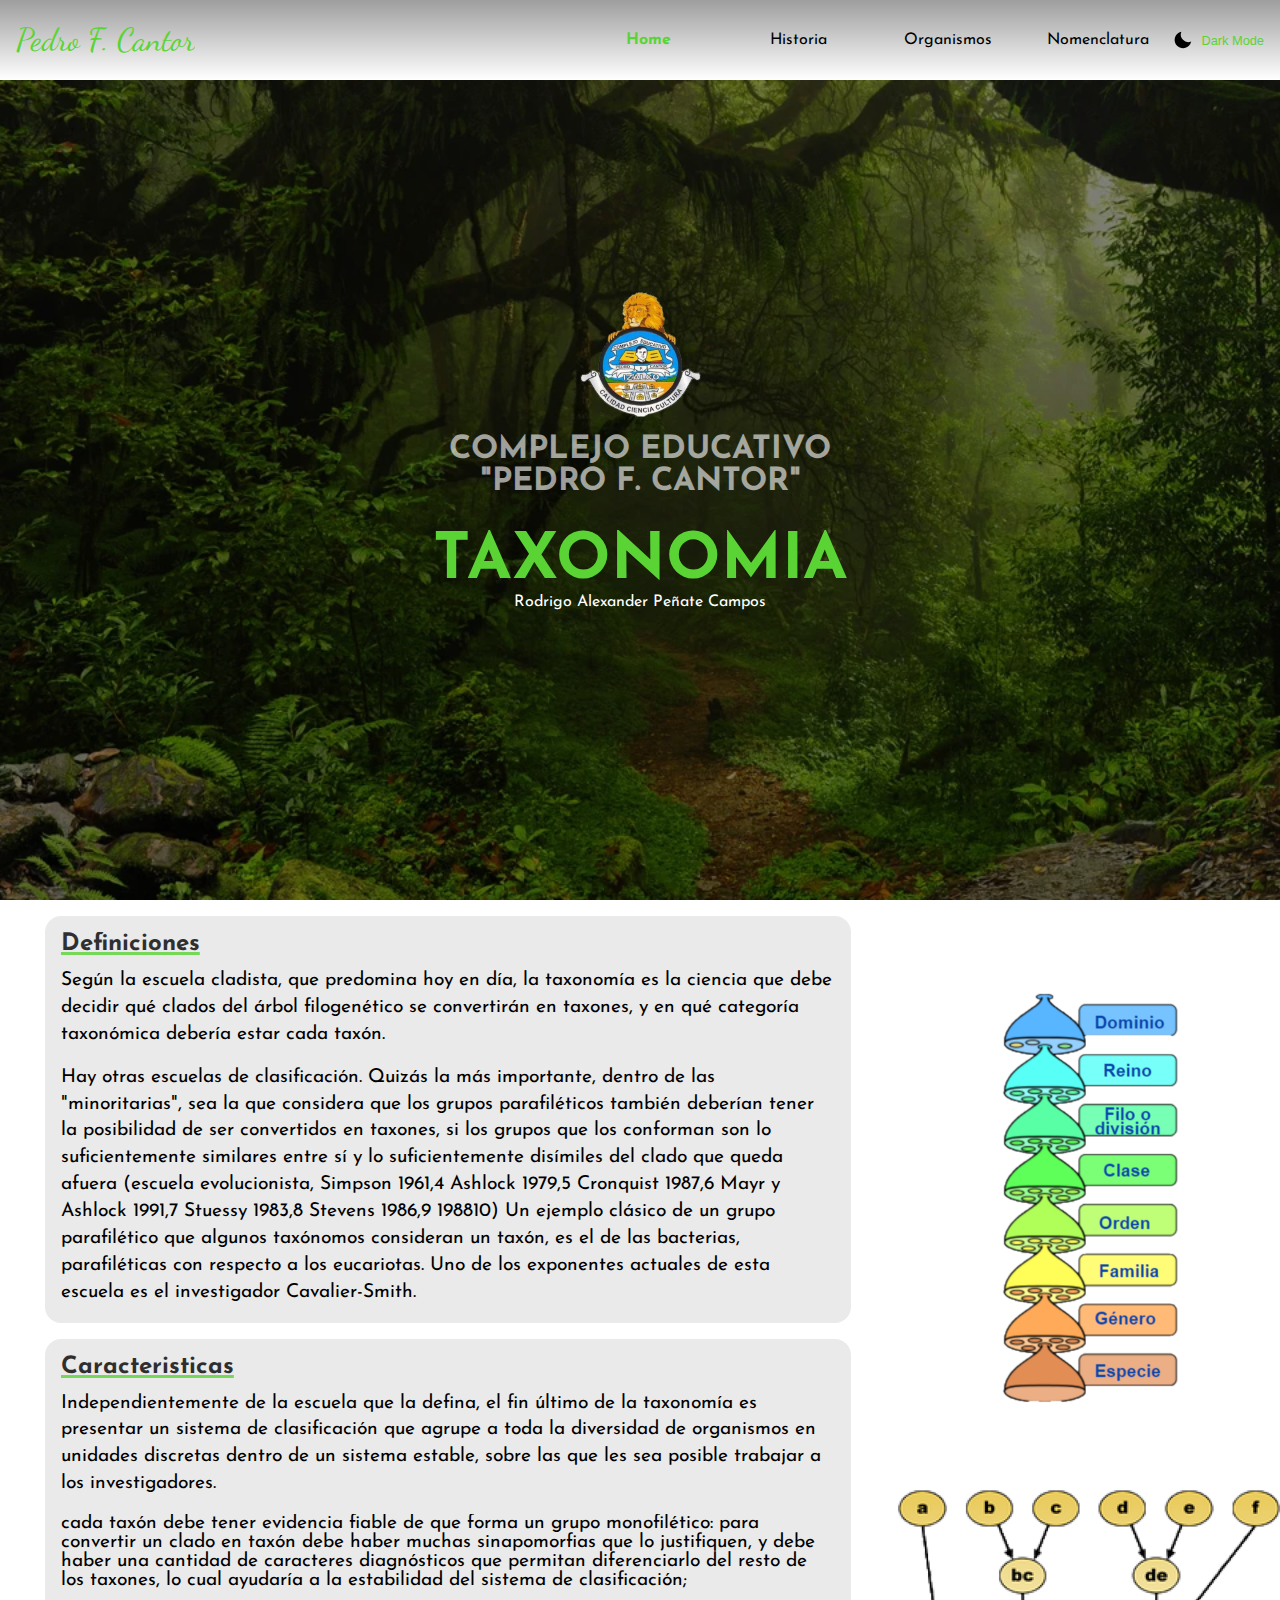
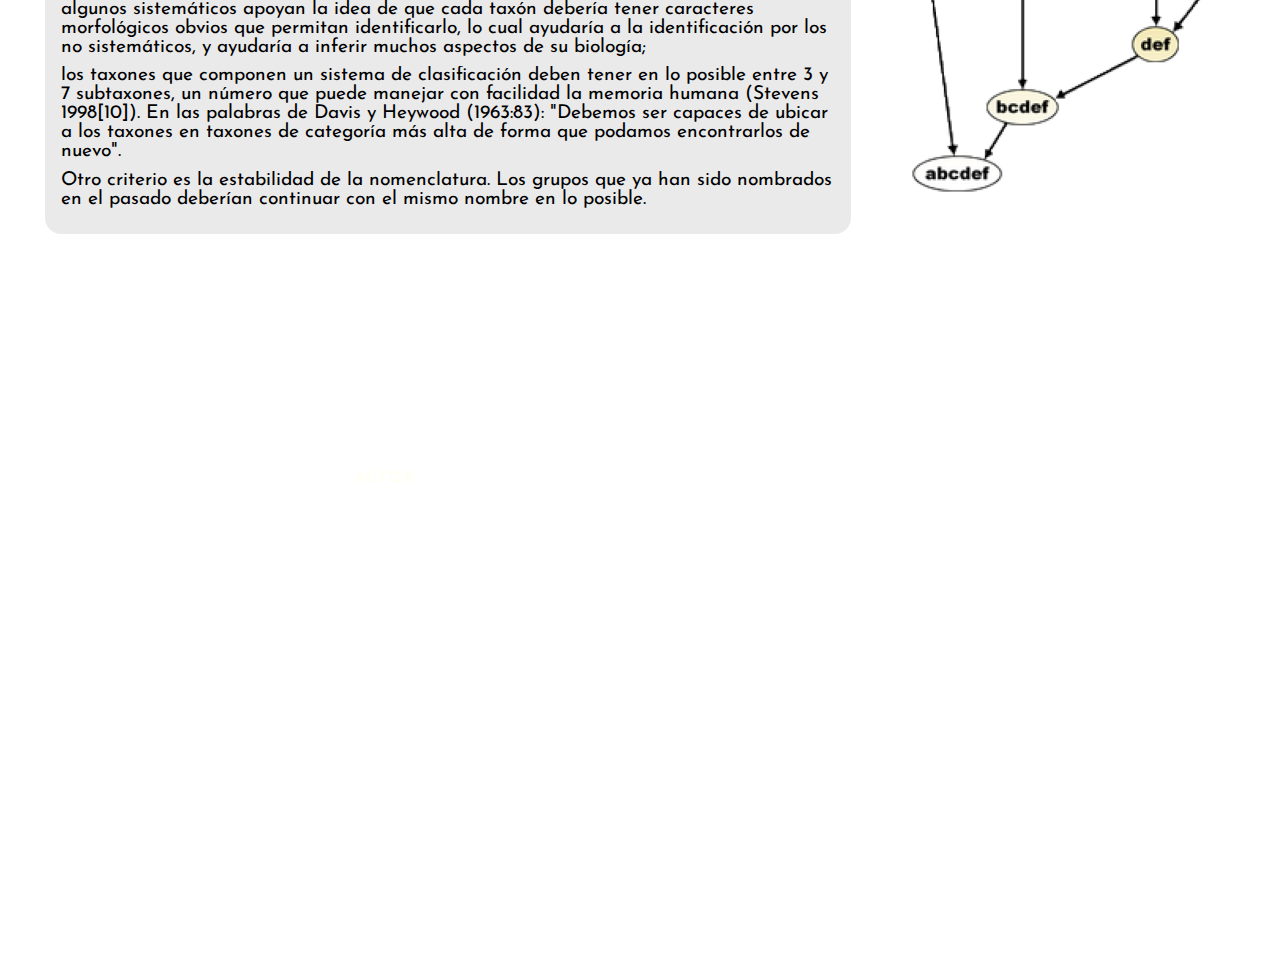
<file: index.html>
<!DOCTYPE html>
<html lang="en">

<head>
  <meta charset="UTF-8">
  <meta http-equiv="X-UA-Compatible" content="IE=edge">
  <meta name="viewport" content="width=device-width, initial-scale=1.0">
  <title>LA TAXONOMIA</title>

<link rel="preconnect" href="https://fonts.googleapis.com">
<link rel="preconnect" href="https://fonts.gstatic.com" crossorigin>
<link href="https://fonts.googleapis.com/css2?family=Dancing+Script&family=Josefin+Sans:ital,wght@0,200;0,300;0,400;0,500;0,600;0,700;1,700&display=swap" rel="stylesheet">

  <link rel="stylesheet" href="./assets/css/main.css">
  <link rel="stylesheet" href="./assets/css/responsive.css">
</head>

<body>



  <nav>
    <p>Pedro F. Cantor </p>

    <div class="items">
      <a class="ac" href="">Home</a>
      <a href="./historia.html">Historia</a>
      <a href="./organismos.html">Organismos</a>
      <a href="./nomenclatura.html">Nomenclatura</a>

      <div id="toggle-theme" class="toggle-theme">

        <img id="toggle-icon" src="assets/icons/moon.svg" alt="moon" class="toggle-theme__icon no-select">
        <p id="toggle-text" class="toggle-theme__text no-select">Dark Mode</p>

      </div>
    </div>

    <div class="menu">
      <!-- <img src="./assets/img/bx-menu-alt-right.svg" alt=""> -->
      <svg xmlns="http://www.w3.org/2000/svg" fill="var(--primary)" width="70px" height="70px" viewBox="0 0 24 24"><path d="M4 6h16v2H4zm4 5h12v2H8zm5 5h7v2h-7z"/></svg>
    </div>


  </nav>



  <header>

    <div class="header-contain">
      
      <div class="cantor">
        <img style="max-width:300px" src="./assets/img/pfc.png" alt="">
        <h1>COMPLEJO EDUCATIVO <span> <br> "PEDRO F. CANTOR"</span> </h1>
      </div>

      <div class="page">
        <h2>TAXONOMÍA</h2>
        <p>Rodrigo Alexander Peñate Campos</p>
      </div>
    </div>
  </header>




  <main>
    
    
    
    <article>

      <div class="card">
        <h2>Definiciones</h2>
        <div class="content">

          <p>Según la escuela cladista, que predomina hoy en día, la taxonomía es la ciencia que debe decidir qué clados del árbol filogenético se convertirán en taxones, y en qué categoría taxonómica debería estar cada taxón.</p>

          <br> 
          <p>Hay otras escuelas de clasificación. Quizás la más importante, dentro de las "minoritarias", sea la que considera que los grupos parafiléticos también deberían tener la posibilidad de ser convertidos en taxones, si los grupos que los conforman son lo suficientemente similares entre sí y lo suficientemente disímiles del clado que queda afuera (escuela evolucionista, Simpson 1961,4​ Ashlock 1979,5​ Cronquist 1987,6​ Mayr y Ashlock 1991,7​ Stuessy 1983,8​ Stevens 1986,9​ 198810​) Un ejemplo clásico de un grupo parafilético que algunos taxónomos consideran un taxón, es el de las bacterias, parafiléticas con respecto a los eucariotas. Uno de los exponentes actuales de esta escuela es el investigador Cavalier-Smith.</p>
        </div>
      </div>


        <div class="card">
        <h2>Caracteristicas</h2>
        <div class="content">

          <p>Independientemente de la escuela que la defina, el fin último de la taxonomía es presentar un sistema de clasificación que agrupe a toda la diversidad de organismos en unidades discretas dentro de un sistema estable, sobre las que les sea posible trabajar a los investigadores.</p>

          <br> 

          <li>cada taxón debe tener evidencia fiable de que forma un grupo monofilético: para convertir un clado en taxón debe haber muchas sinapomorfias que lo justifiquen, y debe haber una cantidad de caracteres diagnósticos que permitan diferenciarlo del resto de los taxones, lo cual ayudaría a la estabilidad del sistema de clasificación;</li>
          <li>algunos sistemáticos apoyan la idea de que cada taxón debería tener caracteres morfológicos obvios que permitan identificarlo, lo cual ayudaría a la identificación por los no sistemáticos, y ayudaría a inferir muchos aspectos de su biología;</li>
          <li>los taxones que componen un sistema de clasificación deben tener en lo posible entre 3 y 7 subtaxones, un número que puede manejar con facilidad la memoria humana (Stevens 1998[10]​). En las palabras de Davis y Heywood (1963:83): "Debemos ser capaces de ubicar a los taxones en taxones de categoría más alta de forma que podamos encontrarlos de nuevo".</li>
          <li>Otro criterio es la estabilidad de la nomenclatura. Los grupos que ya han sido nombrados en el pasado deberían continuar con el mismo nombre en lo posible.</li>
          

        </div>
      </div>

    
    
    
    

    </article>
    
    <aside>
    <img src="./assets/img//categorias.png" alt="">
  
    <img src="./assets/img/Diagrama.png" alt="">
  
    </aside>

  </main>




  <div class="pg-footer">
    <footer class="footer">
      <svg fil="var(--bg)" class="footer-wave-svg" xmlns="http://www.w3.org/2000/svg" viewBox="0 0 1200 100" preserveAspectRatio="none">
        <path class="footer-wave-path" d="M851.8,100c125,0,288.3-45,348.2-64V0H0v44c3.7-1,7.3-1.9,11-2.9C80.7,22,151.7,10.8,223.5,6.3C276.7,2.9,330,4,383,9.8 c52.2,5.7,103.3,16.2,153.4,32.8C623.9,71.3,726.8,100,851.8,100z"></path>
      </svg>
      <div class="footer-content">
        <div class="footer-content-column">
          <div class="footer-logo">
            <a class="footer-logo-link" href="#">
              <span class="hidden-link-text">COMPLEJO EDUCATIVO</span>
              <h1>"PEDRO F. CANTOR"</h1>
            </a>
          </div>

        </div>
       
        <div class="footer-content-column">
          <div class="footer-menu">
            <h2 class="footer-menu-name"> Autor</h2>
            <ul id="menu-quick-links" class="footer-menu-list">
              <li class="menu-item menu-item-type-custom menu-item-object-custom">
                <a target="_blank" rel="noopener noreferrer" href="#">Rodrigo Alexander Peñate Campos</a>
              </li>
              
            </ul>
          </div>
        </div>


      </div>

    </footer>
  </div>




    <script src="./assets/js/menu.js"></script>
</body>

</html>
</file>
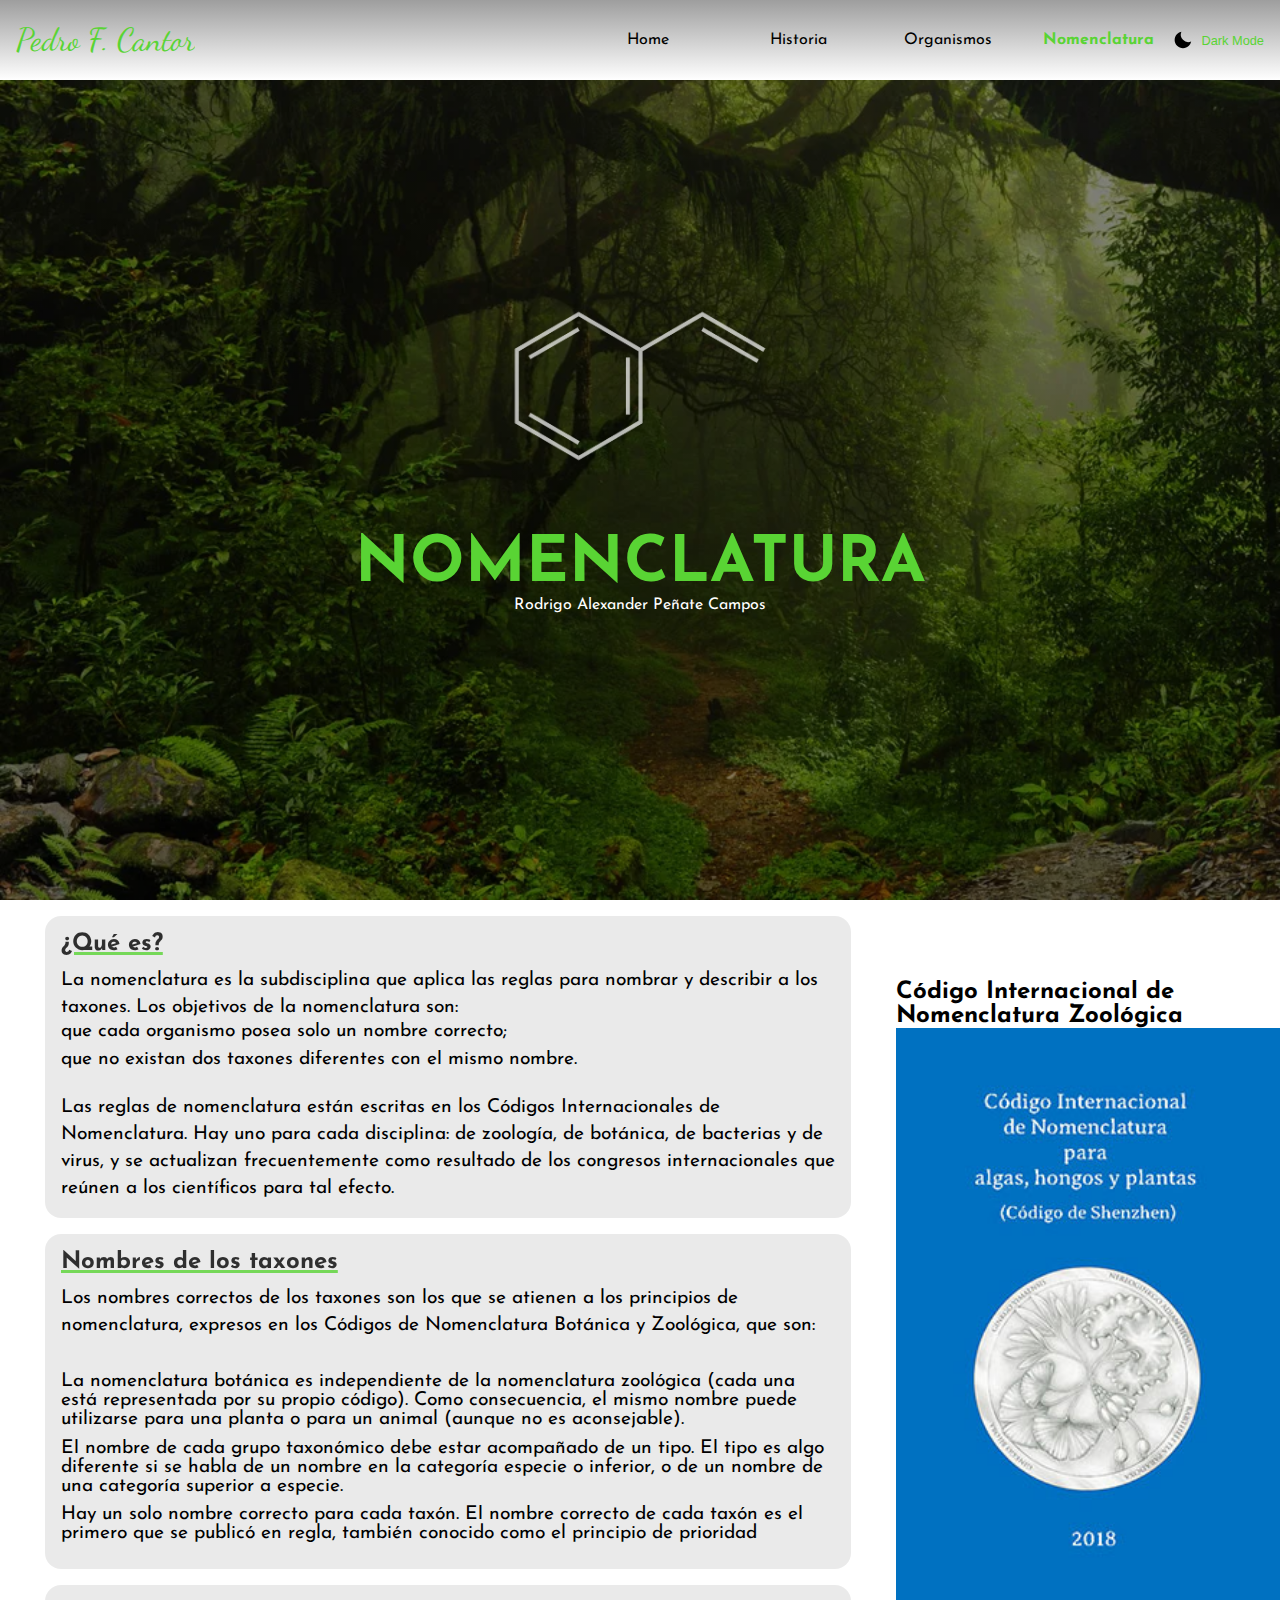
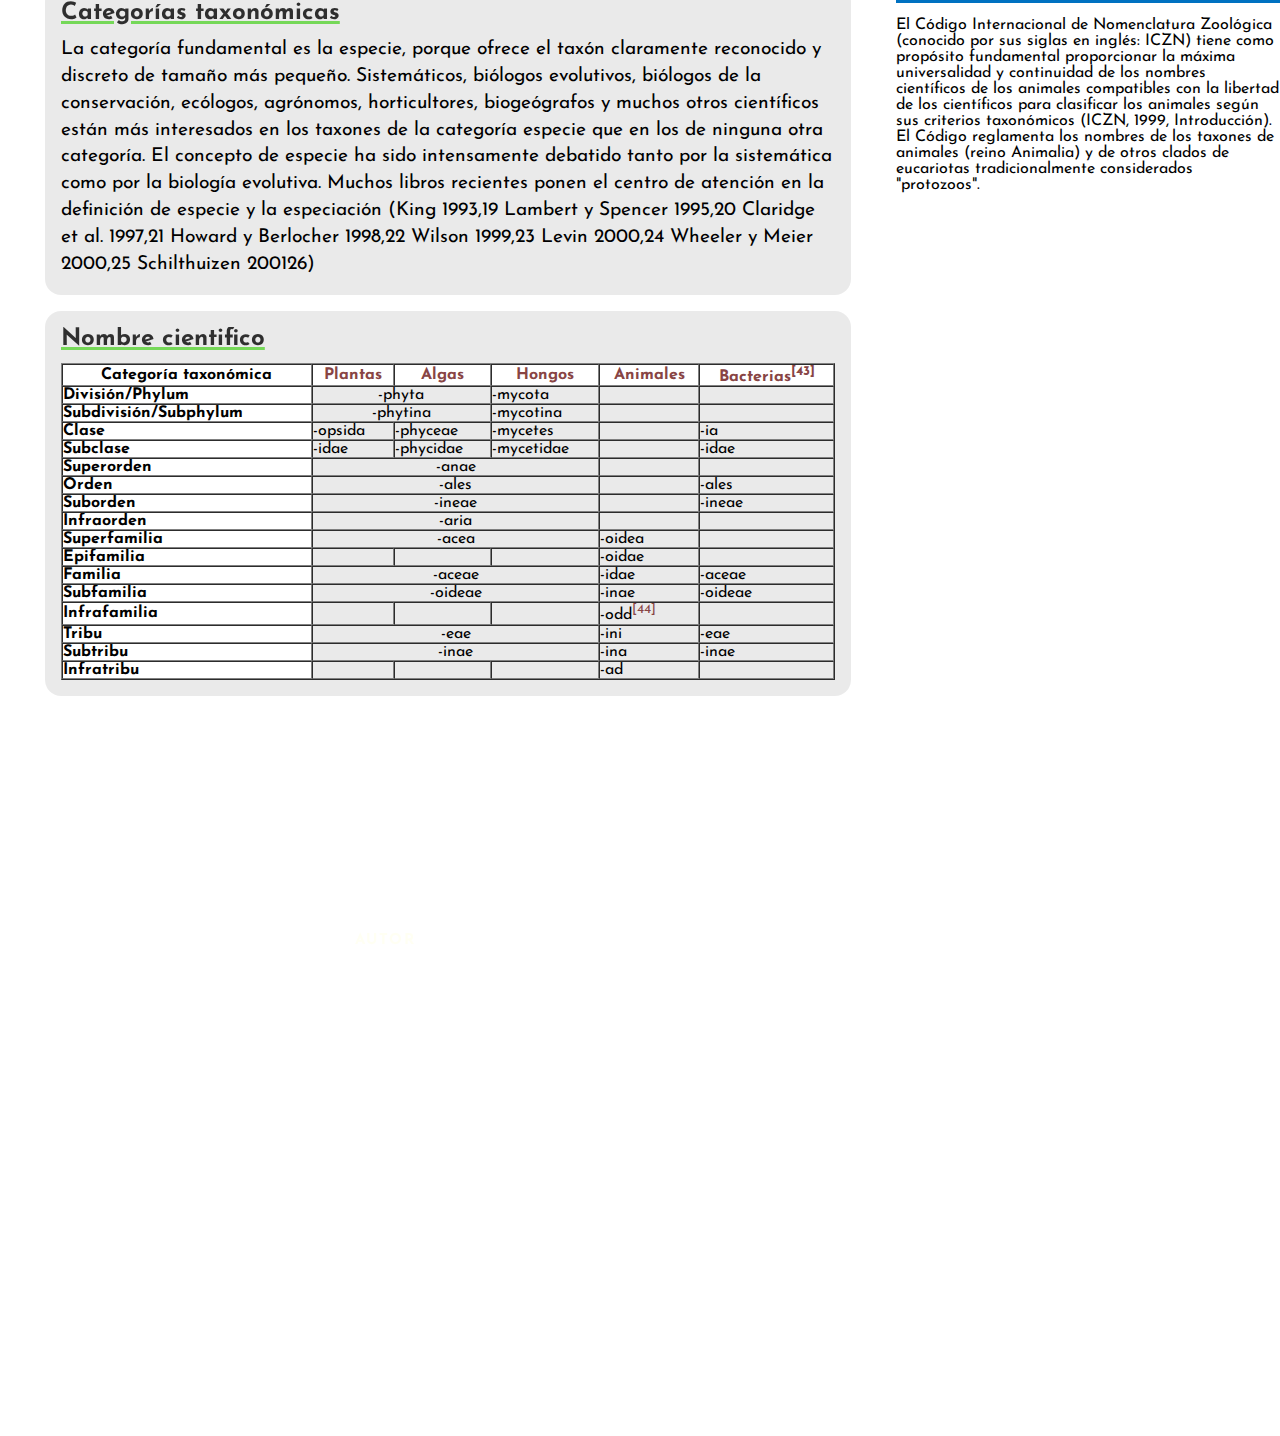
<file: nomenclatura.html>
<!DOCTYPE html>
<html lang="en">

<head>
  <meta charset="UTF-8">
  <meta http-equiv="X-UA-Compatible" content="IE=edge">
  <meta name="viewport" content="width=device-width, initial-scale=1.0">
  <title>NOMENCLATURA | TAXONOMÍA</title>

<link rel="preconnect" href="https://fonts.googleapis.com">
<link rel="preconnect" href="https://fonts.gstatic.com" crossorigin>
<link href="https://fonts.googleapis.com/css2?family=Dancing+Script&family=Josefin+Sans:ital,wght@0,200;0,300;0,400;0,500;0,600;0,700;1,700&display=swap" rel="stylesheet">

  <link rel="stylesheet" href="./assets/css/main.css">
  <link rel="stylesheet" href="./assets/css/responsive.css">
</head>

<body>



  <nav>
    <p>Pedro F. Cantor </p>

    <div class="items">
      <a href="./index.html">Home</a>
      <a href="./historia.html">Historia</a>
      <a href="./organismos.html">Organismos</a>
      <a class="ac" href="#">Nomenclatura</a>

      <div id="toggle-theme" class="toggle-theme">

        <img id="toggle-icon" src="assets/icons/moon.svg" alt="moon" class="toggle-theme__icon no-select">
        <p id="toggle-text" class="toggle-theme__text no-select">Dark Mode</p>

      </div>
    </div>

    <div class="menu">
      <!-- <img src="./assets/img/bx-menu-alt-right.svg" alt=""> -->
      <svg xmlns="http://www.w3.org/2000/svg" fill="var(--primary)" width="70px" height="70px" viewBox="0 0 24 24"><path d="M4 6h16v2H4zm4 5h12v2H8zm5 5h7v2h-7z"/></svg>
    </div>


  </nav>



  <header>

    <div class="header-contain">
      
      <div class="cantor">
        <img style="opacity: .7;min-width: 300px;;max-width:300px; filter: invert();" src="./assets/img/nomenclatura.png" alt="">
        <!-- <h1>Determinación o identificación<span> <br></span> </h1> -->
      </div>

      <div class="page">
        <h2>NOMENCLATURA</h2>
        <p>Rodrigo Alexander Peñate Campos</p>
      </div>
    </div>
  </header>




  <main>
    
    
    
    <article>

      <div class="card">
        <h2>¿Qué es?</h2>
        <div class="content">

          <p>La nomenclatura es la subdisciplina que aplica las reglas para nombrar y describir a los taxones. Los objetivos de la nomenclatura son:</p>

          <li>que cada organismo posea solo un nombre correcto;</li>
          <li>que no existan dos taxones diferentes con el mismo nombre.</li> 

          <br> 

          <p>Las reglas de nomenclatura están escritas en los Códigos Internacionales de Nomenclatura. Hay uno para cada disciplina: de zoología, de botánica, de bacterias y de virus, y se actualizan frecuentemente como resultado de los congresos internacionales que reúnen a los científicos para tal efecto. </p>
          
        </div>
      </div>



      <div class="card">
        <h2>Nombres de los taxones</h2>

        <div class="content">
          <p>Los nombres correctos de los taxones son los que se atienen a los principios de nomenclatura, expresos en los Códigos de Nomenclatura Botánica y Zoológica, que son:</p> <br><br>

          <li>La nomenclatura botánica es independiente de la nomenclatura zoológica (cada una está representada por su propio código). Como consecuencia, el mismo nombre puede utilizarse para una planta o para un animal (aunque no es aconsejable).</li>

          <li>El nombre de cada grupo taxonómico debe estar acompañado de un tipo. El tipo es algo diferente si se habla de un nombre en la categoría especie o inferior, o de un nombre de una categoría superior a especie. </li>

          <li>Hay un solo nombre correcto para cada taxón. El nombre correcto de cada taxón es el primero que se publicó en regla, también conocido como el principio de prioridad</li>
        </div>
      </div>


  

      <div class="card">
        <h2>Categorías taxonómicas</h2>

        <div class="content">
          <p>La categoría fundamental es la especie, porque ofrece el taxón claramente reconocido y discreto de tamaño más pequeño. Sistemáticos, biólogos evolutivos, biólogos de la conservación, ecólogos, agrónomos, horticultores, biogeógrafos y muchos otros científicos están más interesados en los taxones de la categoría especie que en los de ninguna otra categoría. El concepto de especie ha sido intensamente debatido tanto por la sistemática como por la biología evolutiva. Muchos libros recientes ponen el centro de atención en la definición de especie y la especiación (King 1993,19​ Lambert y Spencer 1995,20​ Claridge et al. 1997,21​ Howard y Berlocher 1998,22​ Wilson 1999,23​ Levin 2000,24​ Wheeler y Meier 2000,25​ Schilthuizen 200126​)</p>
        </div>
      </div>



      <div class="card">
        <h2>Nombre cientifico</h2>
        <div class="content">
          <table style="width: 100%;" border="1" align="center" cellpadding="4" cellspacing="0" style="margin: 0.5em 1em 0.5em 0; background: #f9f9f9; border: 1px #aaa solid; border-collapse: collapse;">

<tbody><tr>
<th style="background: var(--bg);">Categoría taxonómica
</th>
<th style="background: var(--bg);"><a href="/wiki/Planta" class="mw-redirect" title="Planta">Plantas</a>
</th>
<th style="background: var(--bg);"><a href="/wiki/Alga" title="Alga">Algas</a>
</th>
<th style="background: var(--bg);"><a href="/wiki/Hongo" class="mw-redirect" title="Hongo">Hongos</a>
</th>
<th style="background: var(--bg);"><a href="/wiki/Animal" class="mw-redirect" title="Animal">Animales</a>
</th>
<th style="background: var(--bg);"><a href="/wiki/Bacteria" title="Bacteria">Bacterias</a><sup id="cite_ref-43" class="reference separada"><a href="#cite_note-43"><span class="corchete-llamada">[</span>43<span class="corchete-llamada">]</span></a></sup>​
</th></tr>
<tr>
<td style="background: var(--bg);"><b>División/Phylum</b>
</td>
<td align="center" colspan="2">-phyta
</td>
<td>-mycota
</td>
<td>
</td>
<td>
</td></tr>
<tr>
<td style="background: var(--bg);"><b>Subdivisión/Subphylum</b>
</td>
<td align="center" colspan="2">-phytina
</td>
<td>-mycotina
</td>
<td>
</td>
<td>
</td></tr>
<tr>
<td style="background: var(--bg);"><b>Clase</b>
</td>
<td>-opsida
</td>
<td>-phyceae
</td>
<td>-mycetes
</td>
<td>
</td>
<td>-ia
</td></tr>
<tr>
<td style="background: var(--bg);"><b>Subclase</b>
</td>
<td>-idae
</td>
<td>-phycidae
</td>
<td>-mycetidae
</td>
<td>
</td>
<td>-idae
</td></tr>
<tr>
<td style="background: var(--bg);"><b>Superorden</b>
</td>
<td align="center" colspan="3">-anae
</td>
<td>
</td>
<td>
</td></tr>
<tr>
<td style="background: var(--bg);"><b>Orden</b>
</td>
<td align="center" colspan="3">-ales
</td>
<td>
</td>
<td>-ales
</td></tr>
<tr>
<td style="background: var(--bg);"><b>Suborden</b>
</td>
<td align="center" colspan="3">-ineae
</td>
<td>
</td>
<td>-ineae
</td></tr>
<tr>
<td style="background: var(--bg);"><b>Infraorden</b>
</td>
<td align="center" colspan="3">-aria
</td>
<td>
</td>
<td>
</td></tr>
<tr>
<td style="background: var(--bg);"><b>Superfamilia</b>
</td>
<td align="center" colspan="3">-acea
</td>
<td>-oidea
</td>
<td>
</td></tr>
<tr>
<td style="background: var(--bg);"><b>Epifamilia</b>
</td>
<td>
</td>
<td>
</td>
<td>
</td>
<td>-oidae
</td>
<td>
</td></tr>
<tr>
<td style="background: var(--bg);"><b>Familia</b>
</td>
<td align="center" colspan="3">-aceae
</td>
<td>-idae
</td>
<td>-aceae
</td></tr>
<tr>
<td style="background: var(--bg);"><b>Subfamilia</b>
</td>
<td align="center" colspan="3">-oideae
</td>
<td>-inae
</td>
<td>-oideae
</td></tr>
<tr>
<td style="background: var(--bg);"><b>Infrafamilia</b>
</td>
<td>
</td>
<td>
</td>
<td>
</td>
<td>-odd<sup id="cite_ref-44" class="reference separada"><a href="#cite_note-44"><span class="corchete-llamada">[</span>44<span class="corchete-llamada">]</span></a></sup>​
</td>
<td>
</td></tr>
<tr>
<td style="background: var(--bg);"><b>Tribu</b>
</td>
<td align="center" colspan="3">-eae
</td>
<td>-ini
</td>
<td>-eae
</td></tr>
<tr>
<td style="background: var(--bg);"><b>Subtribu</b>
</td>
<td align="center" colspan="3">-inae
</td>
<td>-ina
</td>
<td>-inae
</td></tr>
<tr>
<td style="background: var(--bg);"><b>Infratribu</b>
</td>
<td>
</td>
<td>
</td>
<td>
</td>
<td>-ad
</td>
<td>
</td></tr></tbody></table>
        </div>
      </div>


    </article>
    
    
    
    
    
    <aside style="flex-direction:column">

      <div style="width:100%;">
        <h2>Código Internacional de Nomenclatura Zoológica</h2>
        <img style="object-fit:cover;width: 100%;" src="./assets/img/codigo.jpg" alt="">
        <p style="margin-top:10px">El Código Internacional de Nomenclatura Zoológica (conocido por sus siglas en inglés: ICZN) tiene como propósito fundamental proporcionar la máxima universalidad y continuidad de los nombres científicos de los animales compatibles con la libertad de los científicos para clasificar los animales según sus criterios taxonómicos (ICZN, 1999, Introducción). El Código reglamenta los nombres de los taxones de animales (reino Animalia) y de otros clados de eucariotas tradicionalmente considerados "protozoos".</p>

      </div>

    </aside>
  </main>




  <div class="pg-footer">
    <footer class="footer">
      <svg class="footer-wave-svg" xmlns="http://www.w3.org/2000/svg" viewBox="0 0 1200 100" preserveAspectRatio="none">
        <path class="footer-wave-path" d="M851.8,100c125,0,288.3-45,348.2-64V0H0v44c3.7-1,7.3-1.9,11-2.9C80.7,22,151.7,10.8,223.5,6.3C276.7,2.9,330,4,383,9.8 c52.2,5.7,103.3,16.2,153.4,32.8C623.9,71.3,726.8,100,851.8,100z"></path>
      </svg>
      <div class="footer-content">
        <div class="footer-content-column">
          <div class="footer-logo">
            <a class="footer-logo-link" href="#">
              <span class="hidden-link-text">COMPLEJO EDUCATIVO</span>
              <h1>"PEDRO F. CANTOR"</h1>
            </a>
          </div>

        </div>
       
        <div class="footer-content-column">
          <div class="footer-menu">
            <h2 class="footer-menu-name"> Autor</h2>
            <ul id="menu-quick-links" class="footer-menu-list">
              <li class="menu-item menu-item-type-custom menu-item-object-custom">
                <a target="_blank" rel="noopener noreferrer" href="#">Rodrigo Alexander Peñate Campos</a>
              </li>
              
            </ul>
          </div>
        </div>


      </div>

    </footer>
  </div>




    <script src="./assets/js/menu.js"></script>
</body>

</html>
</file>
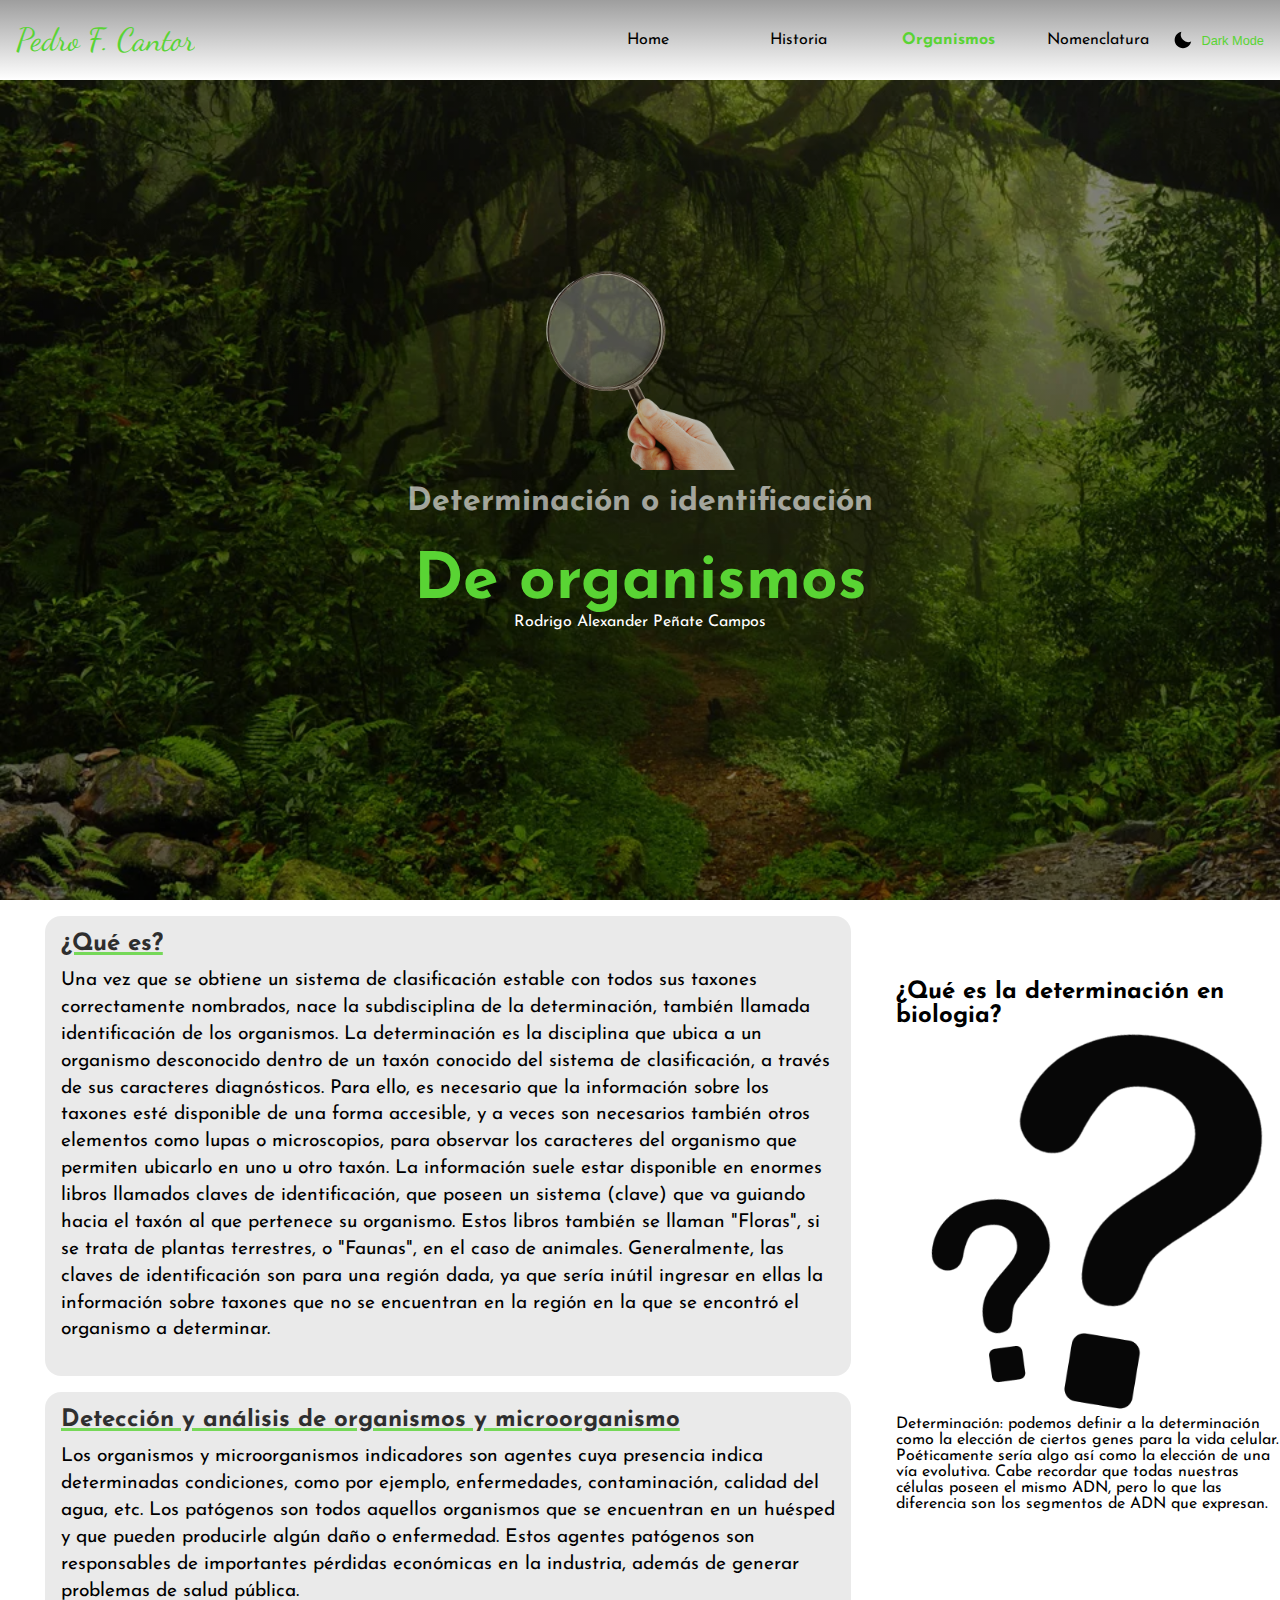
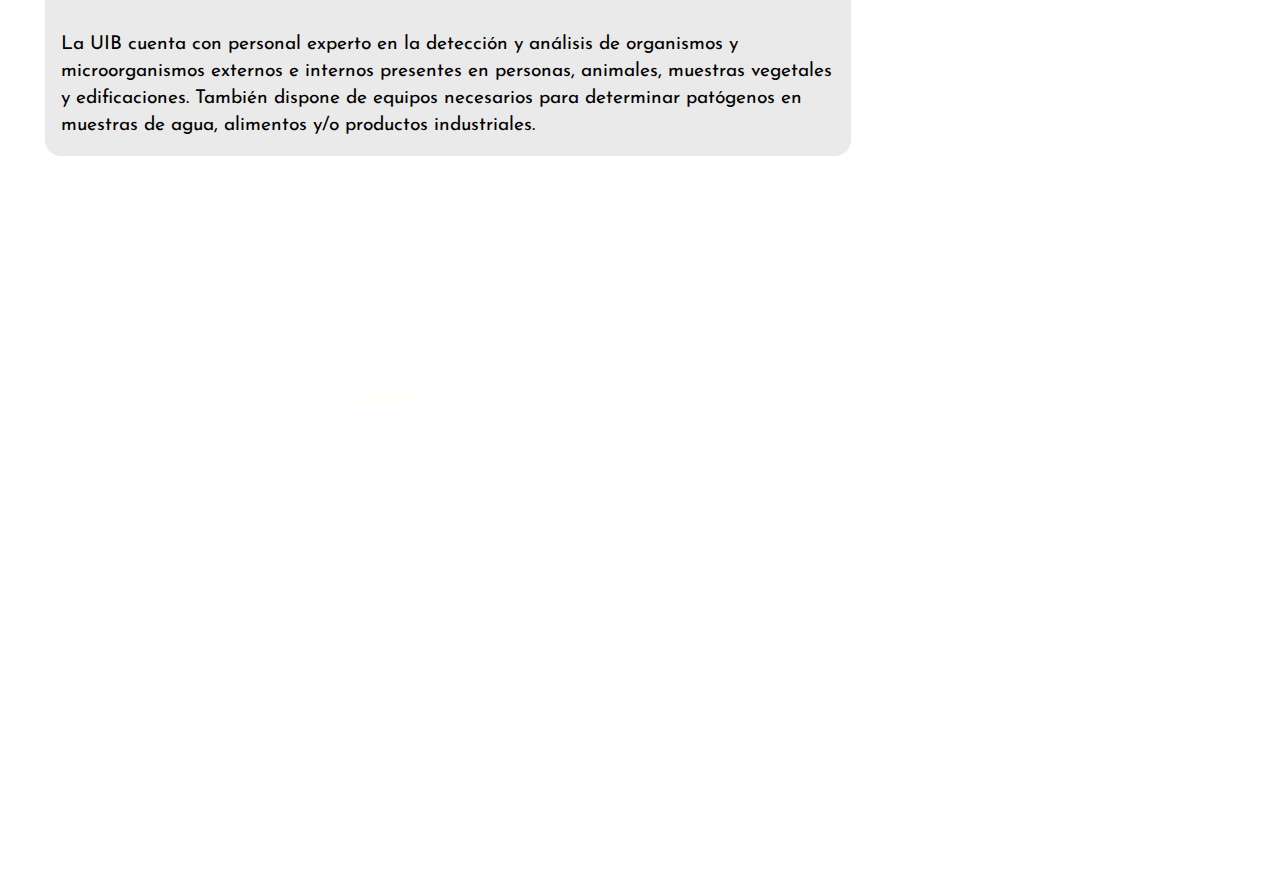
<file: organismos.html>
<!DOCTYPE html>
<html lang="en">

<head>
  <meta charset="UTF-8">
  <meta http-equiv="X-UA-Compatible" content="IE=edge">
  <meta name="viewport" content="width=device-width, initial-scale=1.0">
  <title>ORGANISMOS | TAXONOMÍA</title>

<link rel="preconnect" href="https://fonts.googleapis.com">
<link rel="preconnect" href="https://fonts.gstatic.com" crossorigin>
<link href="https://fonts.googleapis.com/css2?family=Dancing+Script&family=Josefin+Sans:ital,wght@0,200;0,300;0,400;0,500;0,600;0,700;1,700&display=swap" rel="stylesheet">

  <link rel="stylesheet" href="./assets/css/main.css">
  <link rel="stylesheet" href="./assets/css/responsive.css">
</head>

<body>



  <nav>
    <p>Pedro F. Cantor </p>

    <div class="items">
      <a href="./index.html">Home</a>
      <a href="./historia.html">Historia</a>
      <a class="ac" href="./organismos.html">Organismos</a>
      <a href="./nomenclatura.html">Nomenclatura</a>

      <div id="toggle-theme" class="toggle-theme">

        <img id="toggle-icon" src="assets/icons/moon.svg" alt="moon" class="toggle-theme__icon no-select">
        <p id="toggle-text" class="toggle-theme__text no-select">Dark Mode</p>

      </div>
    </div>

    <div class="menu">
      <!-- <img src="./assets/img/bx-menu-alt-right.svg" alt=""> -->
      <svg xmlns="http://www.w3.org/2000/svg" fill="var(--primary)" width="70px" height="70px" viewBox="0 0 24 24"><path d="M4 6h16v2H4zm4 5h12v2H8zm5 5h7v2h-7z"/></svg>
    </div>


  </nav>



  <header>

    <div class="header-contain">
      
      <div class="cantor">
        <img style="opacity: .7;min-width: 200px;;max-width:300px" src="./assets/img/lupa.png" alt="">
        <h1>Determinación o identificación<span> <br></span> </h1>
      </div>

      <div class="page">
        <h2>De organismos</h2>
        <p>Rodrigo Alexander Peñate Campos</p>
      </div>
    </div>
  </header>




  <main>
    
    
    
    <article>

      <div class="card">
        <h2>¿Qué es?</h2>
        <div class="content">

          <p>Una vez que se obtiene un sistema de clasificación estable con todos sus taxones correctamente nombrados, nace la subdisciplina de la determinación, también llamada identificación de los organismos. La determinación es la disciplina que ubica a un organismo desconocido dentro de un taxón conocido del sistema de clasificación, a través de sus caracteres diagnósticos. Para ello, es necesario que la información sobre los taxones esté disponible de una forma accesible, y a veces son necesarios también otros elementos como lupas o microscopios, para observar los caracteres del organismo que permiten ubicarlo en uno u otro taxón. La información suele estar disponible en enormes libros llamados claves de identificación, que poseen un sistema (clave) que va guiando hacia el taxón al que pertenece su organismo. Estos libros también se llaman "Floras", si se trata de plantas terrestres, o "Faunas", en el caso de animales. Generalmente, las claves de identificación son para una región dada, ya que sería inútil ingresar en ellas la información sobre taxones que no se encuentran en la región en la que se encontró el organismo a determinar.</p>

          <br> 
          
        </div>
      </div>



      <div class="card">
        <h2>Detección y análisis de organismos y microorganismo</h2>

        <div class="content">
          <p>Los organismos y microorganismos indicadores son agentes cuya presencia indica determinadas condiciones, como por ejemplo, enfermedades, contaminación, calidad del agua, etc.  Los patógenos son todos aquellos organismos que se encuentran en un huésped y que pueden producirle algún daño o enfermedad. Estos agentes patógenos son responsables de importantes pérdidas económicas en la industria, además de generar problemas de salud pública.
            <br><br>
          La UIB cuenta con personal experto en la detección y análisis de organismos y microorganismos externos e internos presentes en personas, animales, muestras vegetales y edificaciones. También dispone de equipos necesarios para determinar patógenos en muestras de agua, alimentos y/o productos industriales.</p>
        </div>
      </div>


  


    </article>
    
    
    
    
    
    <aside style="flex-direction:column">

      <div style="width:100%;">
        <h2>¿Qué es la determinación en biologia?</h2>
        <img style="object-fit:cover;width: 100%;" src="./assets/img/signo-pregunta.png" alt="">
        <p>Determinación: podemos definir a la determinación como la elección de ciertos genes para la vida celular. Poéticamente sería algo así como la elección de una vía evolutiva. Cabe recordar que todas nuestras células poseen el mismo ADN, pero lo que las diferencia son los segmentos de ADN que expresan.</p>

      </div>

    </aside>
  </main>




  <div class="pg-footer">
    <footer class="footer">
      <svg class="footer-wave-svg" xmlns="http://www.w3.org/2000/svg" viewBox="0 0 1200 100" preserveAspectRatio="none">
        <path class="footer-wave-path" d="M851.8,100c125,0,288.3-45,348.2-64V0H0v44c3.7-1,7.3-1.9,11-2.9C80.7,22,151.7,10.8,223.5,6.3C276.7,2.9,330,4,383,9.8 c52.2,5.7,103.3,16.2,153.4,32.8C623.9,71.3,726.8,100,851.8,100z"></path>
      </svg>
      <div class="footer-content">
        <div class="footer-content-column">
          <div class="footer-logo">
            <a class="footer-logo-link" href="#">
              <span class="hidden-link-text">COMPLEJO EDUCATIVO</span>
              <h1>"PEDRO F. CANTOR"</h1>
            </a>
          </div>

        </div>
       
        <div class="footer-content-column">
          <div class="footer-menu">
            <h2 class="footer-menu-name"> Autor</h2>
            <ul id="menu-quick-links" class="footer-menu-list">
              <li class="menu-item menu-item-type-custom menu-item-object-custom">
                <a target="_blank" rel="noopener noreferrer" href="#">Rodrigo Alexander Peñate Campos</a>
              </li>
              
            </ul>
          </div>
        </div>


      </div>

    </footer>
  </div>




    <script src="./assets/js/menu.js"></script>
</body>

</html>
</file>
<file: assets/css/main.css>
@import url(./libs/variables.css);
@import url(./libs/nav.css);

@import url(./libs/layer.css);

@import url(./libs/cards.css);

@import url(./libs/footer.css);





.toggle-theme{
    display: flex;
    align-items: center;
    justify-content: center;
    cursor: pointer;
}


.toggle-theme__icon{
    margin-right: 0.5em;
    width: 30px;
}
.toggle-theme__text{
    font-size: .8rem;
    display: none;
}
/* para que en mobile solo aparezca el simbolo del dark/light mode   */

@media screen and (min-width:720px){
    .toggle-theme__text{
        display: block;
    }

    .toggle-theme__icon{
        width: 20px;
    }
    
    
}





* {
  padding: 0;
  margin: 0;
  box-sizing: border-box;
  overflow-x: hidden;
  font-family: 'Josefin Sans', sans-serif;

}

body {
  background:var(--bg);
}

a {
  color: #844;
  text-decoration: none;
}



header{
  height:100vh;
  width: 100%;
  background: linear-gradient(to bottom, rgba(0, 0, 0, 0.473),rgba(0, 0, 0, 0.493)), url(../img/selva.webp);
  background-size: cover;
  background-attachment: fixed;

  display: flex;
  align-items:center;
  justify-content: center;
}

.header-contain{
  width: 100%;
  color: #fff;
  display: flex;
  flex-direction: column;
  align-items: center;
  justify-content: center;
}


.cantor{
  width: 50%;
  display: flex;
  flex-direction: column;
  align-items: center;
  margin-bottom: 2em;
}

.cantor h1{
  width: 100%;
  text-align: center;
  opacity: .6;
}


.cantor img{
  margin-bottom: 1em;
  width: 20%;
}

.page{
  width: 100%;
  display: flex;
  flex-direction: column;
  align-items: center;
  /* width: 50%; */
}

.page h2{
  font-size: 4rem;
  color: var(--primary);
}



@media screen and (max-width:720px) {
  .cantor{
    width: 80%;
  }
  .cantor img{
    width: 50%;
  }
  .cantor h1{
    font-size: 1.4rem;
  }
  .page h2{
    font-size: 2rem;
  }
}


body.dark{
    --text-color:hsl(0,0%,83%);
    --bg:hsl(0,0%,15%);
    --bg-card-color:hsl(0, 0%, 20%);

    /* background-color: #161414;
    background-image: url("data:image/svg+xml,%3Csvg xmlns='http://www.w3.org/2000/svg' width='100%25' height='100%25' viewBox='0 0 1600 800'%3E%3Cg %3E%3Cpath fill='%231b1818' d='M486 705.8c-109.3-21.8-223.4-32.2-335.3-19.4C99.5 692.1 49 703 0 719.8V800h843.8c-115.9-33.2-230.8-68.1-347.6-92.2C492.8 707.1 489.4 706.5 486 705.8z'/%3E%3Cpath fill='%231f1d1d' d='M1600 0H0v719.8c49-16.8 99.5-27.8 150.7-33.5c111.9-12.7 226-2.4 335.3 19.4c3.4 0.7 6.8 1.4 10.2 2c116.8 24 231.7 59 347.6 92.2H1600V0z'/%3E%3Cpath fill='%23232222' d='M478.4 581c3.2 0.8 6.4 1.7 9.5 2.5c196.2 52.5 388.7 133.5 593.5 176.6c174.2 36.6 349.5 29.2 518.6-10.2V0H0v574.9c52.3-17.6 106.5-27.7 161.1-30.9C268.4 537.4 375.7 554.2 478.4 581z'/%3E%3Cpath fill='%23282626' d='M0 0v429.4c55.6-18.4 113.5-27.3 171.4-27.7c102.8-0.8 203.2 22.7 299.3 54.5c3 1 5.9 2 8.9 3c183.6 62 365.7 146.1 562.4 192.1c186.7 43.7 376.3 34.4 557.9-12.6V0H0z'/%3E%3Cpath fill='%232C2B2B' d='M181.8 259.4c98.2 6 191.9 35.2 281.3 72.1c2.8 1.1 5.5 2.3 8.3 3.4c171 71.6 342.7 158.5 531.3 207.7c198.8 51.8 403.4 40.8 597.3-14.8V0H0v283.2C59 263.6 120.6 255.7 181.8 259.4z'/%3E%3Cpath fill='%23282727' d='M1600 0H0v136.3c62.3-20.9 127.7-27.5 192.2-19.2c93.6 12.1 180.5 47.7 263.3 89.6c2.6 1.3 5.1 2.6 7.7 3.9c158.4 81.1 319.7 170.9 500.3 223.2c210.5 61 430.8 49 636.6-16.6V0z'/%3E%3Cpath fill='%23242323' d='M454.9 86.3C600.7 177 751.6 269.3 924.1 325c208.6 67.4 431.3 60.8 637.9-5.3c12.8-4.1 25.4-8.4 38.1-12.9V0H288.1c56 21.3 108.7 50.6 159.7 82C450.2 83.4 452.5 84.9 454.9 86.3z'/%3E%3Cpath fill='%231f1f1f' d='M1600 0H498c118.1 85.8 243.5 164.5 386.8 216.2c191.8 69.2 400 74.7 595 21.1c40.8-11.2 81.1-25.2 120.3-41.7V0z'/%3E%3Cpath fill='%231b1b1b' d='M1397.5 154.8c47.2-10.6 93.6-25.3 138.6-43.8c21.7-8.9 43-18.8 63.9-29.5V0H643.4c62.9 41.7 129.7 78.2 202.1 107.4C1020.4 178.1 1214.2 196.1 1397.5 154.8z'/%3E%3Cpath fill='%23171717' d='M1315.3 72.4c75.3-12.6 148.9-37.1 216.8-72.4h-723C966.8 71 1144.7 101 1315.3 72.4z'/%3E%3C/g%3E%3C/svg%3E");
    background-attachment:fixed;
    background-size:cover; */
    
}



.toggle-theme__text{
  font-family: sans-serif;
}


main{
  color: var(--text-color);
}
</file>
<file: assets/css/responsive.css>
/* @media (min-width: 720px) {
  .nav {
    background-color: #fff;
  }
} */
</file>
